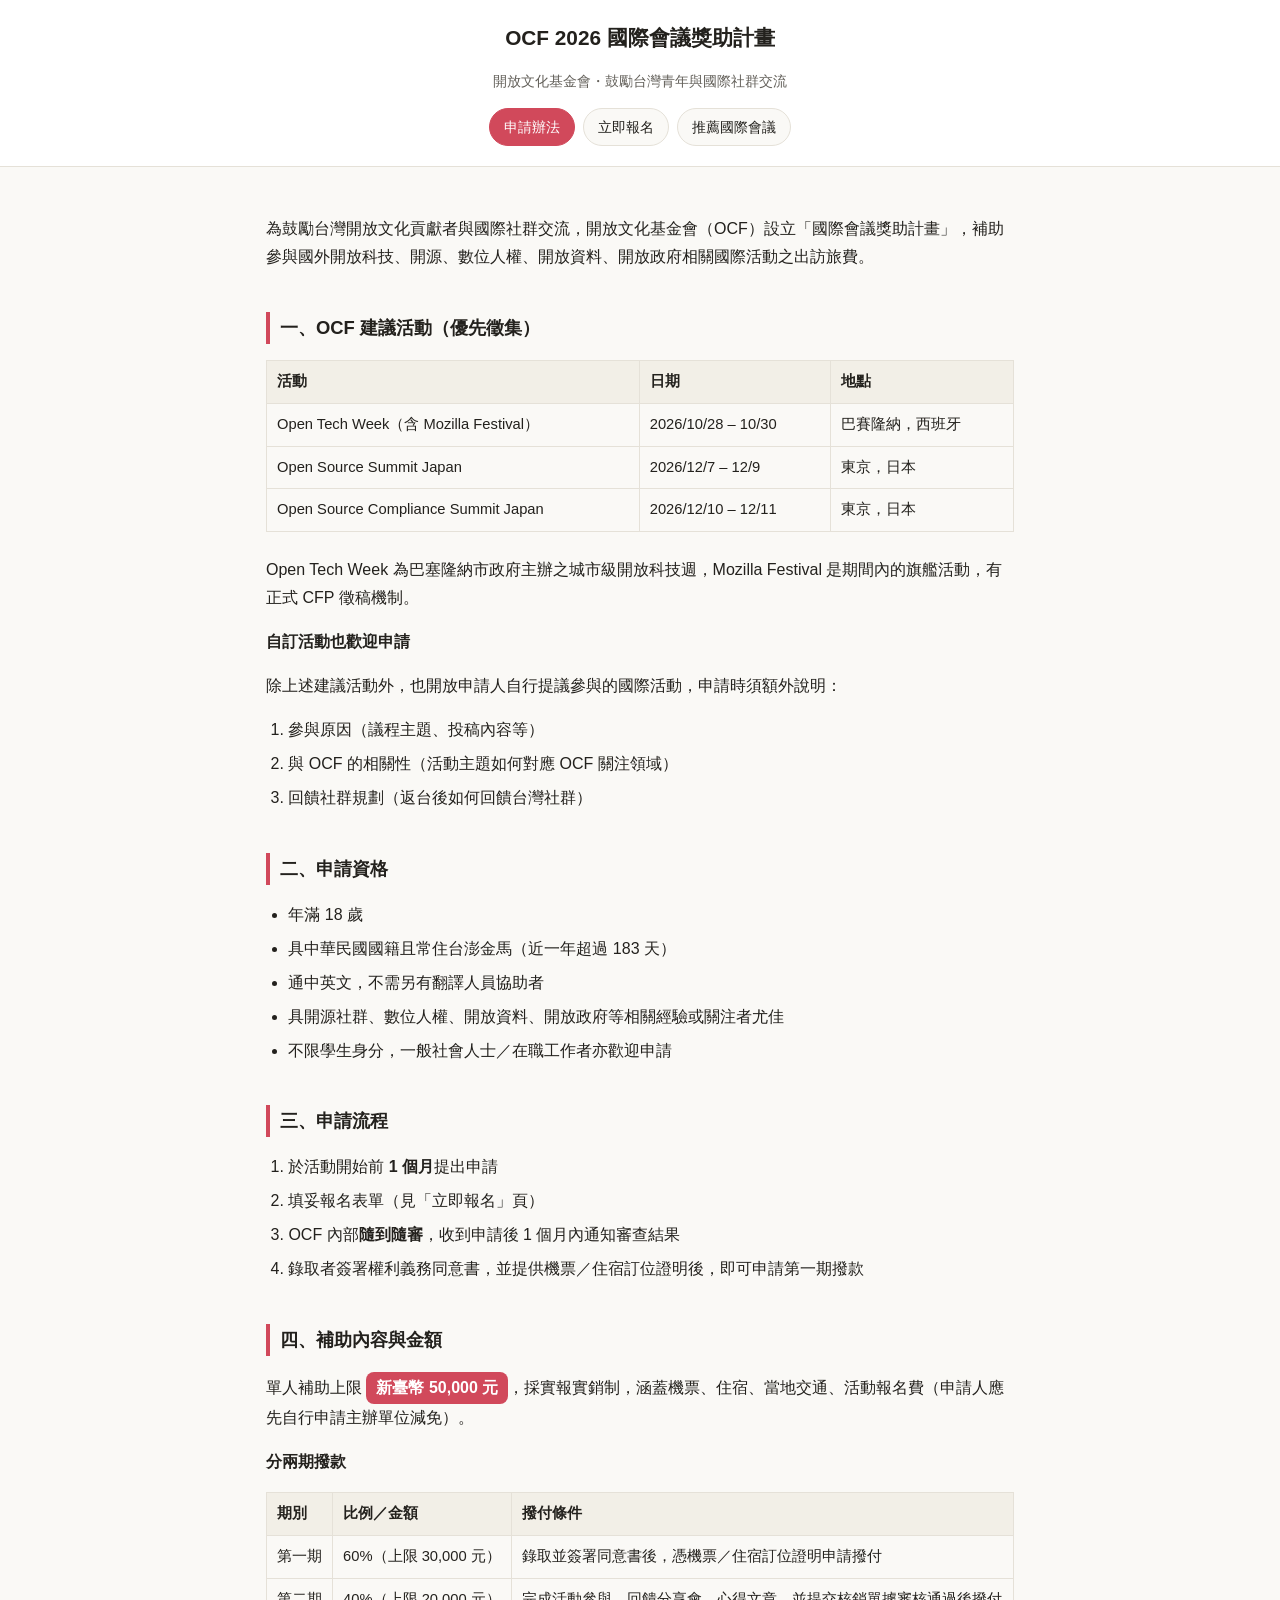
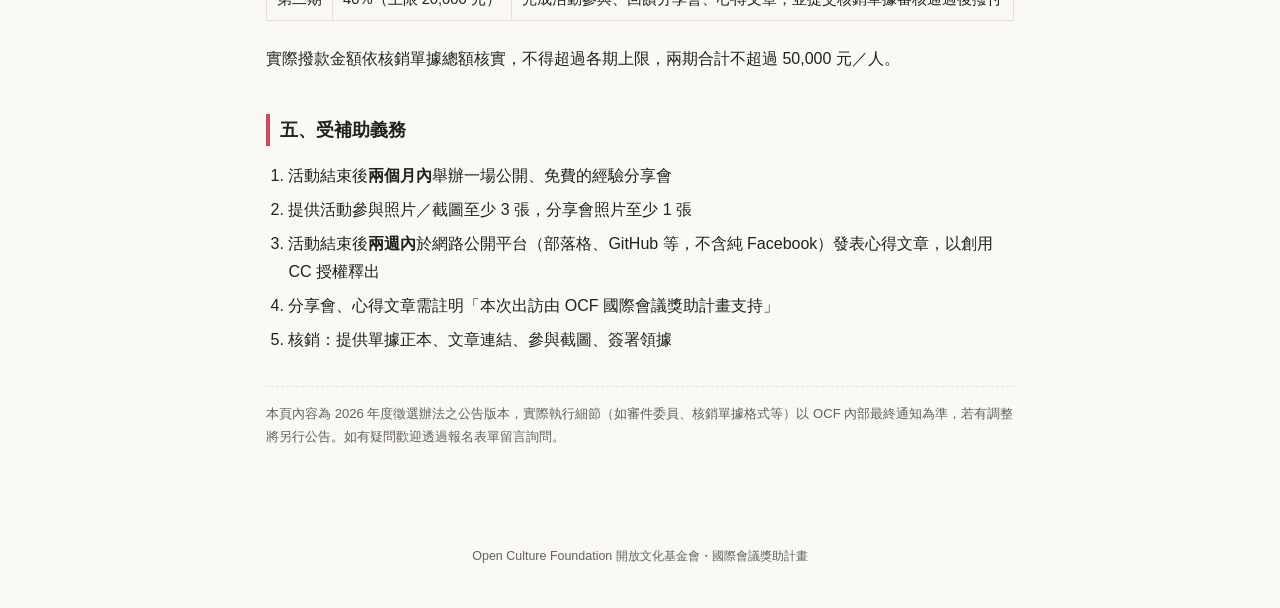
<file: index.html>
<!doctype html>
<html lang="zh-Hant">
<head>
<meta charset="utf-8" />
<meta name="viewport" content="width=device-width, initial-scale=1" />
<title>OCF 2026 國際會議獎助計畫</title>
<link rel="stylesheet" href="style.css" />
</head>
<body>
  <header class="site-header">
    <h1>OCF 2026 國際會議獎助計畫</h1>
    <p class="tagline">開放文化基金會・鼓勵台灣青年與國際社群交流</p>
    <nav class="site-nav">
      <a href="index.html" class="active">申請辦法</a>
      <a href="apply.html">立即報名</a>
      <a href="recommend.html">推薦國際會議</a>
    </nav>
  </header>

  <main class="rules">
    <p>為鼓勵台灣開放文化貢獻者與國際社群交流，開放文化基金會（OCF）設立「國際會議獎助計畫」，補助參與國外開放科技、開源、數位人權、開放資料、開放政府相關國際活動之出訪旅費。</p>

    <h2>一、OCF 建議活動（優先徵集）</h2>
    <table class="event-table">
      <thead><tr><th>活動</th><th>日期</th><th>地點</th></tr></thead>
      <tbody>
        <tr><td>Open Tech Week（含 Mozilla Festival）</td><td>2026/10/28 – 10/30</td><td>巴賽隆納，西班牙</td></tr>
        <tr><td>Open Source Summit Japan</td><td>2026/12/7 – 12/9</td><td>東京，日本</td></tr>
        <tr><td>Open Source Compliance Summit Japan</td><td>2026/12/10 – 12/11</td><td>東京，日本</td></tr>
      </tbody>
    </table>
    <p>Open Tech Week 為巴塞隆納市政府主辦之城市級開放科技週，Mozilla Festival 是期間內的旗艦活動，有正式 CFP 徵稿機制。</p>

    <h3>自訂活動也歡迎申請</h3>
    <p>除上述建議活動外，也開放申請人自行提議參與的國際活動，申請時須額外說明：</p>
    <ol>
      <li>參與原因（議程主題、投稿內容等）</li>
      <li>與 OCF 的相關性（活動主題如何對應 OCF 關注領域）</li>
      <li>回饋社群規劃（返台後如何回饋台灣社群）</li>
    </ol>

    <h2>二、申請資格</h2>
    <ul>
      <li>年滿 18 歲</li>
      <li>具中華民國國籍且常住台澎金馬（近一年超過 183 天）</li>
      <li>通中英文，不需另有翻譯人員協助者</li>
      <li>具開源社群、數位人權、開放資料、開放政府等相關經驗或關注者尤佳</li>
      <li>不限學生身分，一般社會人士／在職工作者亦歡迎申請</li>
    </ul>

    <h2>三、申請流程</h2>
    <ol>
      <li>於活動開始前 <strong>1 個月</strong>提出申請</li>
      <li>填妥報名表單（見「立即報名」頁）</li>
      <li>OCF 內部<strong>隨到隨審</strong>，收到申請後 1 個月內通知審查結果</li>
      <li>錄取者簽署權利義務同意書，並提供機票／住宿訂位證明後，即可申請第一期撥款</li>
    </ol>

    <h2>四、補助內容與金額</h2>
    <p>單人補助上限 <span class="amount-highlight">新臺幣 50,000 元</span>，採實報實銷制，涵蓋機票、住宿、當地交通、活動報名費（申請人應先自行申請主辦單位減免）。</p>

    <h3>分兩期撥款</h3>
    <table class="event-table">
      <thead><tr><th>期別</th><th>比例／金額</th><th>撥付條件</th></tr></thead>
      <tbody>
        <tr><td>第一期</td><td>60%（上限 30,000 元）</td><td>錄取並簽署同意書後，憑機票／住宿訂位證明申請撥付</td></tr>
        <tr><td>第二期</td><td>40%（上限 20,000 元）</td><td>完成活動參與、回饋分享會、心得文章，並提交核銷單據審核通過後撥付</td></tr>
      </tbody>
    </table>
    <p>實際撥款金額依核銷單據總額核實，不得超過各期上限，兩期合計不超過 50,000 元／人。</p>

    <h2>五、受補助義務</h2>
    <ol>
      <li>活動結束後<strong>兩個月內</strong>舉辦一場公開、免費的經驗分享會</li>
      <li>提供活動參與照片／截圖至少 3 張，分享會照片至少 1 張</li>
      <li>活動結束後<strong>兩週內</strong>於網路公開平台（部落格、GitHub 等，不含純 Facebook）發表心得文章，以創用 CC 授權釋出</li>
      <li>分享會、心得文章需註明「本次出訪由 OCF 國際會議獎助計畫支持」</li>
      <li>核銷：提供單據正本、文章連結、參與截圖、簽署領據</li>
    </ol>

    <p class="disclaimer">本頁內容為 2026 年度徵選辦法之公告版本，實際執行細節（如審件委員、核銷單據格式等）以 OCF 內部最終通知為準，若有調整將另行公告。如有疑問歡迎透過報名表單留言詢問。</p>
  </main>

  <footer class="site-footer">
    Open Culture Foundation 開放文化基金會・國際會議獎助計畫
  </footer>
</body>
</html>
</file>
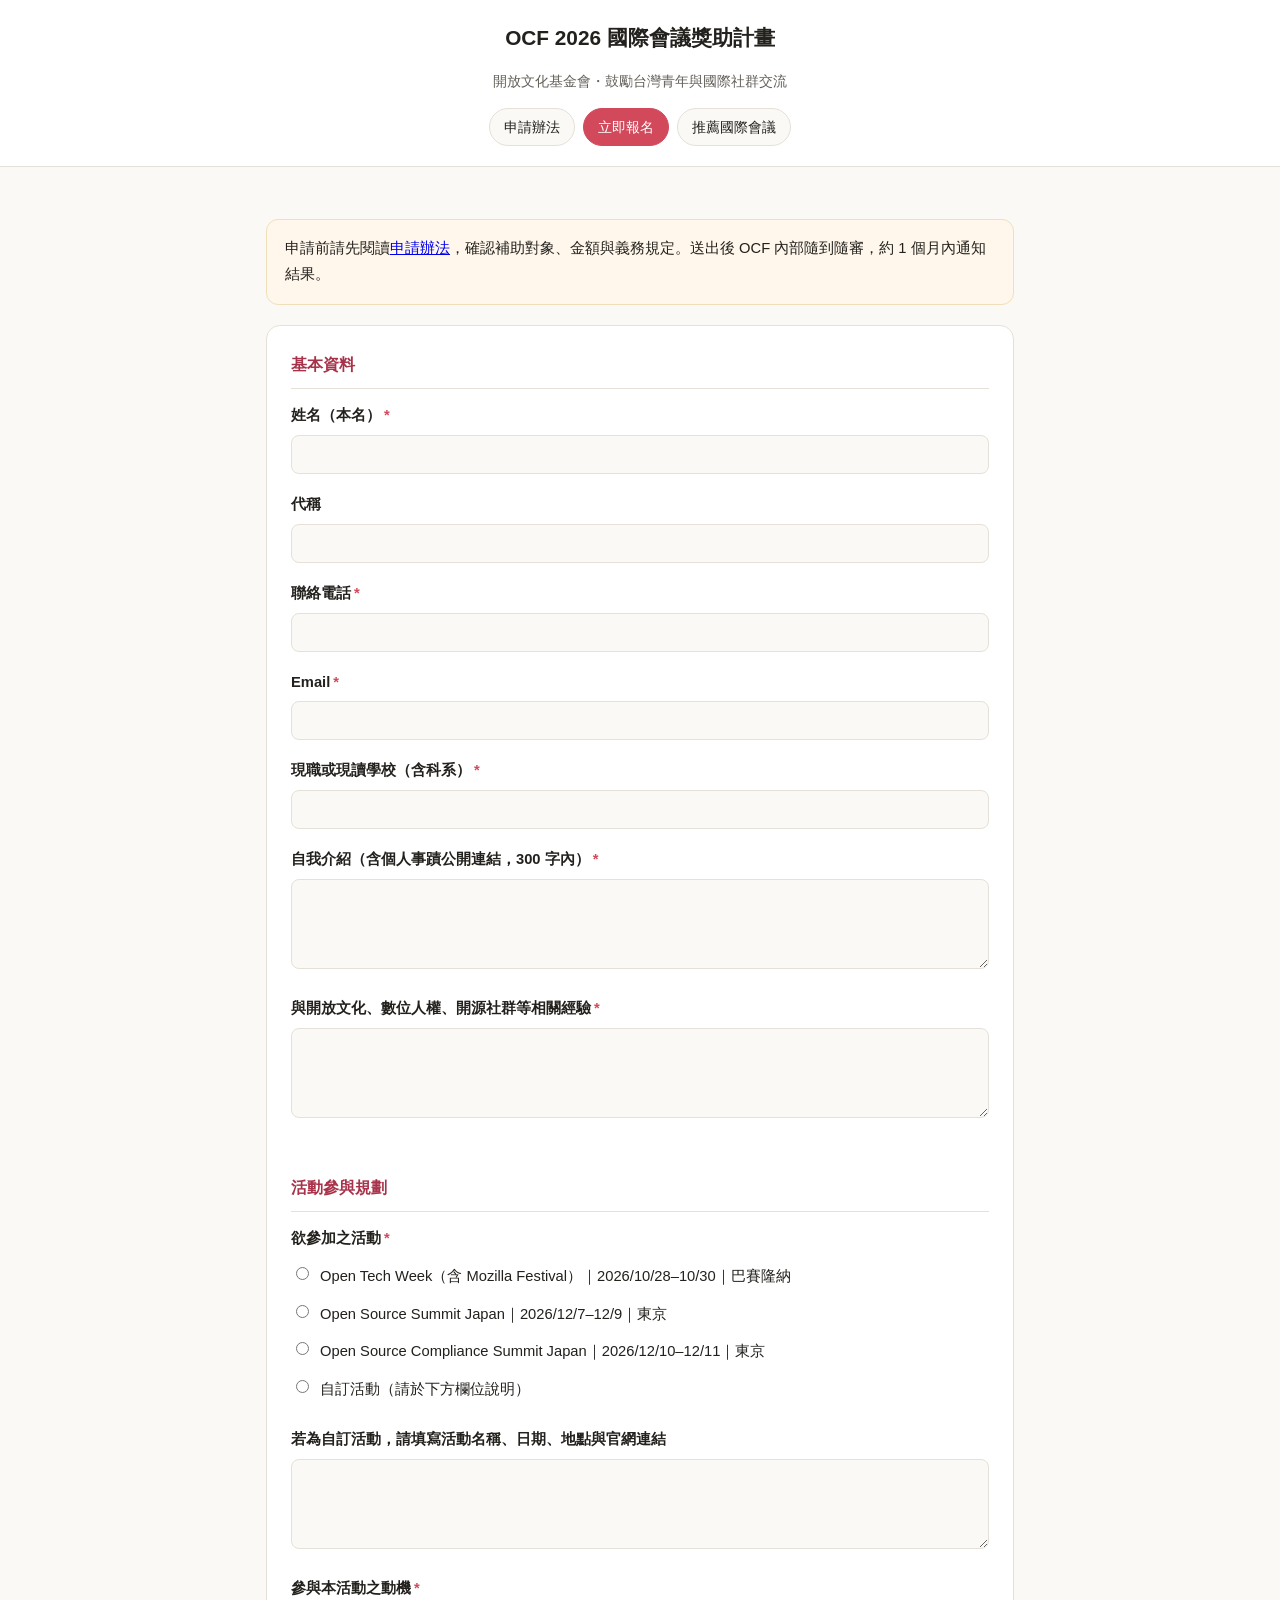
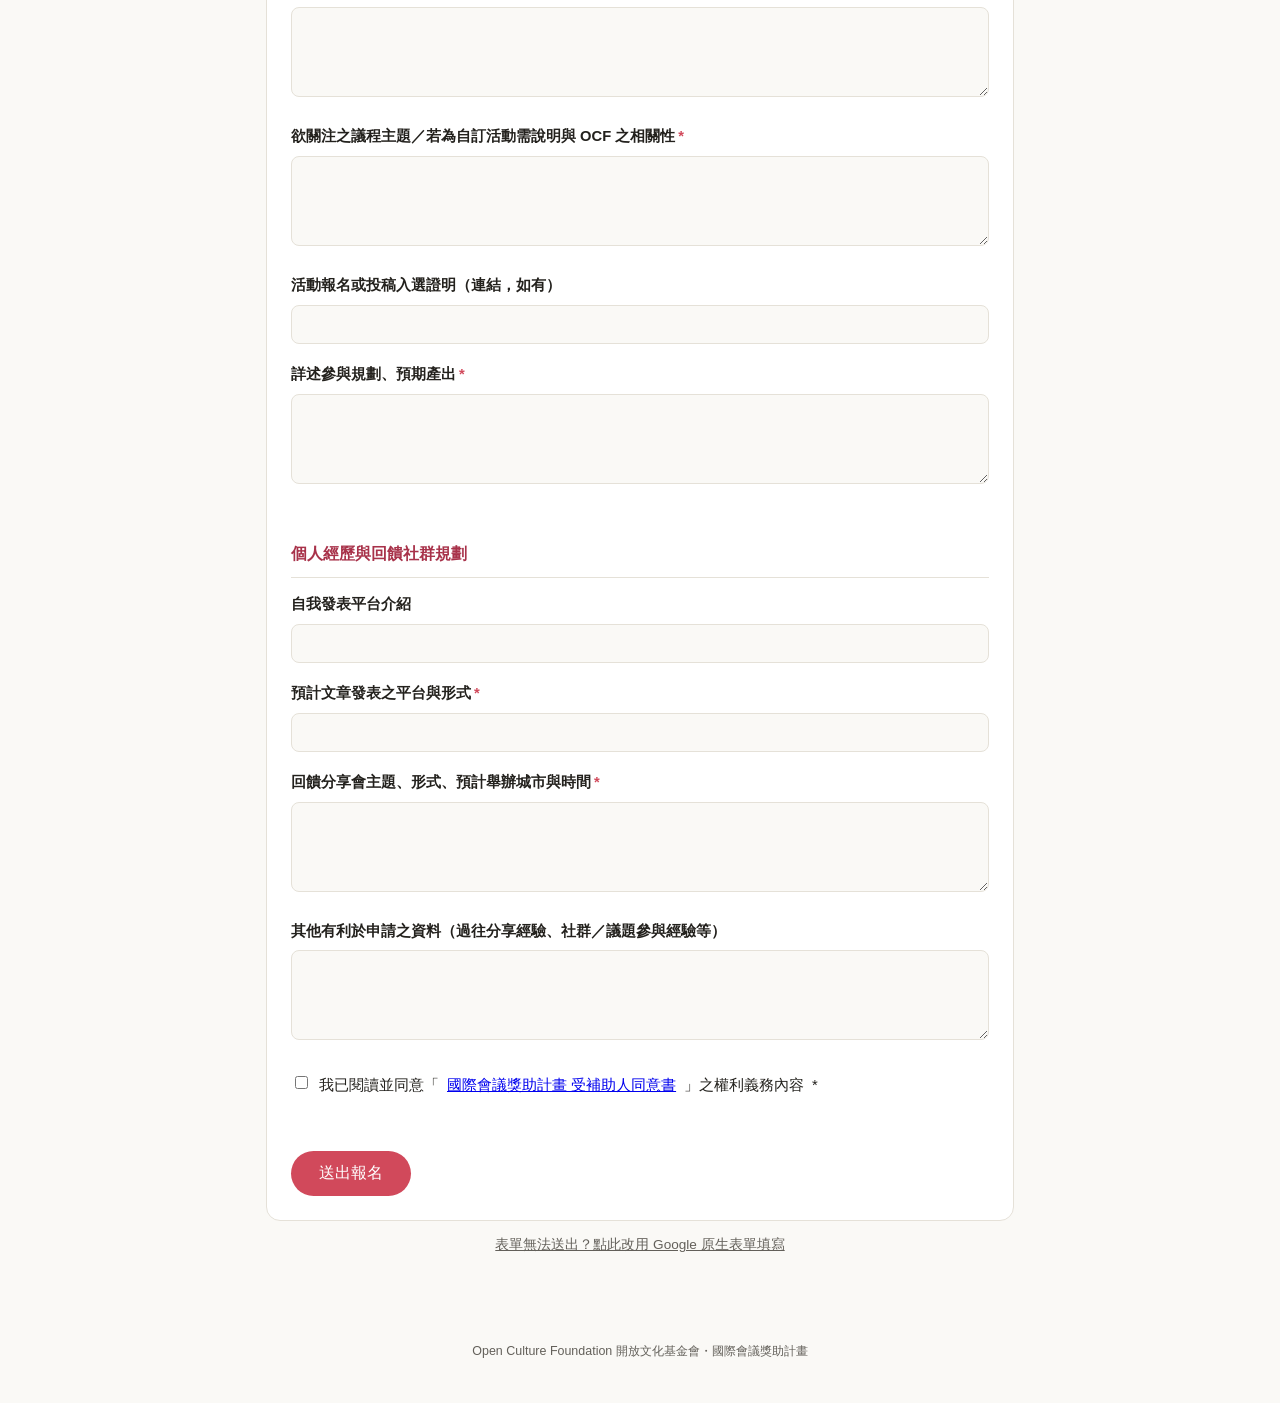
<file: apply.html>
<!doctype html>
<html lang="zh-Hant">
<head>
<meta charset="utf-8" />
<meta name="viewport" content="width=device-width, initial-scale=1" />
<title>立即報名 - OCF 2026 國際會議獎助計畫</title>
<link rel="stylesheet" href="style.css" />
</head>
<body>
  <header class="site-header">
    <h1>OCF 2026 國際會議獎助計畫</h1>
    <p class="tagline">開放文化基金會・鼓勵台灣青年與國際社群交流</p>
    <nav class="site-nav">
      <a href="index.html">申請辦法</a>
      <a href="apply.html" class="active">立即報名</a>
      <a href="recommend.html">推薦國際會議</a>
    </nav>
  </header>

  <main>
    <div class="info-box">
      申請前請先閱讀<a href="index.html">申請辦法</a>，確認補助對象、金額與義務規定。送出後 OCF 內部隨到隨審，約 1 個月內通知結果。
    </div>

    <div class="success-box" id="successBox">
      ✅ 報名已送出！我們會在 1 個月內以你留下的 Email 或電話與你聯繫審查結果。
    </div>

    <form class="gform" id="applyForm"
          action="https://docs.google.com/forms/d/e/1FAIpQLSc6ydgFsPeFnLz5eJW5cfYaTpsfT1dDJ9zeste_H7eUH8HZug/formResponse"
          method="POST">
      <input type="hidden" name="pageHistory" value="0,1,2,3" />

      <fieldset>
        <legend>基本資料</legend>

        <div class="field">
          <label class="field-label" for="f_name">姓名（本名）<span class="required">*</span></label>
          <input type="text" id="f_name" name="entry.1244783681" required />
        </div>

        <div class="field">
          <label class="field-label" for="f_alias">代稱</label>
          <input type="text" id="f_alias" name="entry.1571317368" />
        </div>

        <div class="field">
          <label class="field-label" for="f_phone">聯絡電話<span class="required">*</span></label>
          <input type="text" id="f_phone" name="entry.69925494" required />
        </div>

        <div class="field">
          <label class="field-label" for="f_email">Email<span class="required">*</span></label>
          <input type="email" id="f_email" name="entry.1588659689" required />
        </div>

        <div class="field">
          <label class="field-label" for="f_job">現職或現讀學校（含科系）<span class="required">*</span></label>
          <input type="text" id="f_job" name="entry.179868925" required />
        </div>

        <div class="field">
          <label class="field-label" for="f_intro">自我介紹（含個人事蹟公開連結，300 字內）<span class="required">*</span></label>
          <textarea id="f_intro" name="entry.780715506" required></textarea>
        </div>

        <div class="field">
          <label class="field-label" for="f_experience">與開放文化、數位人權、開源社群等相關經驗<span class="required">*</span></label>
          <textarea id="f_experience" name="entry.1605993111" required></textarea>
        </div>
      </fieldset>

      <fieldset>
        <legend>活動參與規劃</legend>

        <div class="field">
          <label class="field-label">欲參加之活動<span class="required">*</span></label>
          <label class="choice-option">
            <input type="radio" name="entry.100267168" value="Open Tech Week（含 Mozilla Festival）｜2026/10/28–10/30｜巴賽隆納" required />
            Open Tech Week（含 Mozilla Festival）｜2026/10/28–10/30｜巴賽隆納
          </label>
          <label class="choice-option">
            <input type="radio" name="entry.100267168" value="Open Source Summit Japan｜2026/12/7–12/9｜東京" />
            Open Source Summit Japan｜2026/12/7–12/9｜東京
          </label>
          <label class="choice-option">
            <input type="radio" name="entry.100267168" value="Open Source Compliance Summit Japan｜2026/12/10–12/11｜東京" />
            Open Source Compliance Summit Japan｜2026/12/10–12/11｜東京
          </label>
          <label class="choice-option">
            <input type="radio" name="entry.100267168" value="自訂活動（請於下方欄位說明）" />
            自訂活動（請於下方欄位說明）
          </label>
        </div>

        <div class="field">
          <label class="field-label" for="f_custom">若為自訂活動，請填寫活動名稱、日期、地點與官網連結</label>
          <textarea id="f_custom" name="entry.1376858851"></textarea>
        </div>

        <div class="field">
          <label class="field-label" for="f_motivation">參與本活動之動機<span class="required">*</span></label>
          <textarea id="f_motivation" name="entry.228256236" required></textarea>
        </div>

        <div class="field">
          <label class="field-label" for="f_topic">欲關注之議程主題／若為自訂活動需說明與 OCF 之相關性<span class="required">*</span></label>
          <textarea id="f_topic" name="entry.153954182" required></textarea>
        </div>

        <div class="field">
          <label class="field-label" for="f_proof">活動報名或投稿入選證明（連結，如有）</label>
          <input type="text" id="f_proof" name="entry.17527471" />
        </div>

        <div class="field">
          <label class="field-label" for="f_plan">詳述參與規劃、預期產出<span class="required">*</span></label>
          <textarea id="f_plan" name="entry.1354289025" required></textarea>
        </div>
      </fieldset>

      <fieldset>
        <legend>個人經歷與回饋社群規劃</legend>

        <div class="field">
          <label class="field-label" for="f_platform">自我發表平台介紹</label>
          <input type="text" id="f_platform" name="entry.2021462057" />
        </div>

        <div class="field">
          <label class="field-label" for="f_article">預計文章發表之平台與形式<span class="required">*</span></label>
          <input type="text" id="f_article" name="entry.641122039" required />
        </div>

        <div class="field">
          <label class="field-label" for="f_sharesession">回饋分享會主題、形式、預計舉辦城市與時間<span class="required">*</span></label>
          <textarea id="f_sharesession" name="entry.1100661314" required></textarea>
        </div>

        <div class="field">
          <label class="field-label" for="f_other">其他有利於申請之資料（過往分享經驗、社群／議題參與經驗等）</label>
          <textarea id="f_other" name="entry.1574058747"></textarea>
        </div>

        <div class="field">
          <label class="choice-option">
            <input type="checkbox" name="entry.711208944" value="是，我已閱讀並同意" required />
            我已閱讀並同意「<a href="index.html" target="_blank">國際會議獎助計畫 受補助人同意書</a>」之權利義務內容<span class="required">*</span>
          </label>
        </div>
      </fieldset>

      <div class="submit-row">
        <button type="submit">送出報名</button>
        <span class="submit-status"></span>
      </div>
    </form>

    <a class="fallback-link" href="https://docs.google.com/forms/d/e/1FAIpQLSc6ydgFsPeFnLz5eJW5cfYaTpsfT1dDJ9zeste_H7eUH8HZug/viewform" target="_blank" rel="noopener">表單無法送出？點此改用 Google 原生表單填寫</a>
  </main>

  <footer class="site-footer">
    Open Culture Foundation 開放文化基金會・國際會議獎助計畫
  </footer>

  <script src="gform-submit.js"></script>
  <script>
    initGformSubmit(document.getElementById('applyForm'), document.getElementById('successBox'));
  </script>
</body>
</html>
</file>
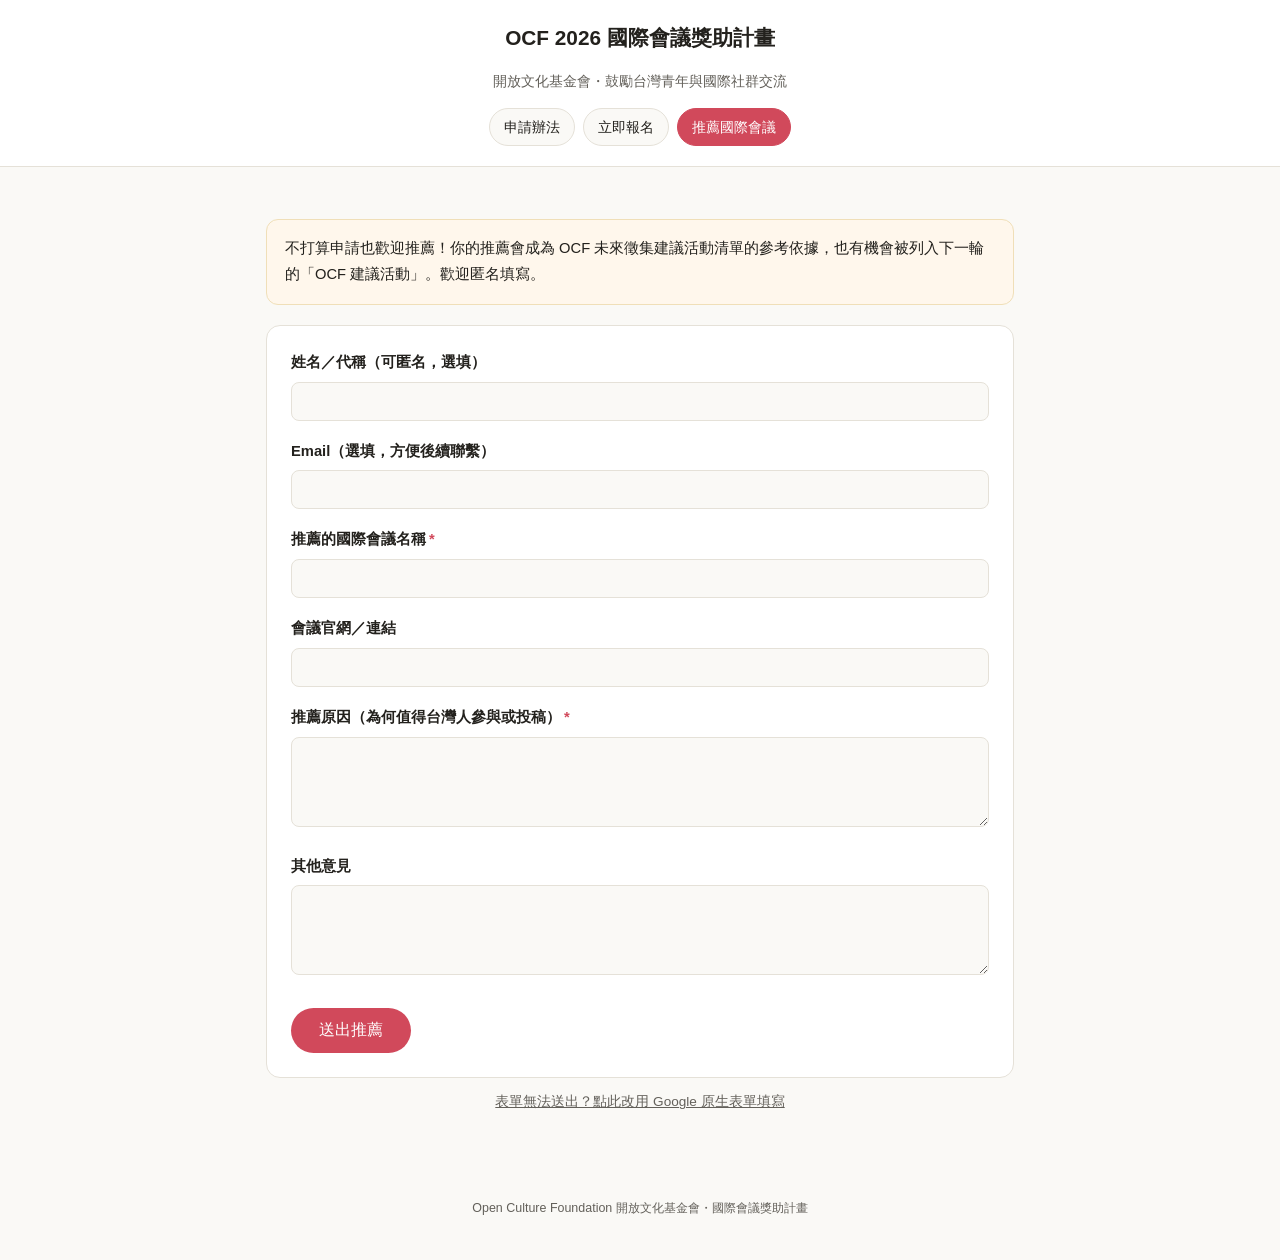
<file: recommend.html>
<!doctype html>
<html lang="zh-Hant">
<head>
<meta charset="utf-8" />
<meta name="viewport" content="width=device-width, initial-scale=1" />
<title>推薦國際會議 - OCF 2026 國際會議獎助計畫</title>
<link rel="stylesheet" href="style.css" />
</head>
<body>
  <header class="site-header">
    <h1>OCF 2026 國際會議獎助計畫</h1>
    <p class="tagline">開放文化基金會・鼓勵台灣青年與國際社群交流</p>
    <nav class="site-nav">
      <a href="index.html">申請辦法</a>
      <a href="apply.html">立即報名</a>
      <a href="recommend.html" class="active">推薦國際會議</a>
    </nav>
  </header>

  <main>
    <div class="info-box">
      不打算申請也歡迎推薦！你的推薦會成為 OCF 未來徵集建議活動清單的參考依據，也有機會被列入下一輪的「OCF 建議活動」。歡迎匿名填寫。
    </div>

    <div class="success-box" id="successBox">
      ✅ 推薦已送出，謝謝你！
    </div>

    <form class="gform" id="recommendForm"
          action="https://docs.google.com/forms/d/e/1FAIpQLSdbWfz94htfBdpjD4xFj7qjgUktakUI-5o53M2vAHvJV613bg/formResponse"
          method="POST">

      <div class="field">
        <label class="field-label" for="r_name">姓名／代稱（可匿名，選填）</label>
        <input type="text" id="r_name" name="entry.959588238" />
      </div>

      <div class="field">
        <label class="field-label" for="r_email">Email（選填，方便後續聯繫）</label>
        <input type="email" id="r_email" name="entry.2046633896" />
      </div>

      <div class="field">
        <label class="field-label" for="r_conf">推薦的國際會議名稱<span class="required">*</span></label>
        <input type="text" id="r_conf" name="entry.1651884532" required />
      </div>

      <div class="field">
        <label class="field-label" for="r_link">會議官網／連結</label>
        <input type="url" id="r_link" name="entry.1207445016" />
      </div>

      <div class="field">
        <label class="field-label" for="r_reason">推薦原因（為何值得台灣人參與或投稿）<span class="required">*</span></label>
        <textarea id="r_reason" name="entry.121767037" required></textarea>
      </div>

      <div class="field">
        <label class="field-label" for="r_other">其他意見</label>
        <textarea id="r_other" name="entry.192502322"></textarea>
      </div>

      <div class="submit-row">
        <button type="submit">送出推薦</button>
        <span class="submit-status"></span>
      </div>
    </form>

    <a class="fallback-link" href="https://docs.google.com/forms/d/e/1FAIpQLSdbWfz94htfBdpjD4xFj7qjgUktakUI-5o53M2vAHvJV613bg/viewform" target="_blank" rel="noopener">表單無法送出？點此改用 Google 原生表單填寫</a>
  </main>

  <footer class="site-footer">
    Open Culture Foundation 開放文化基金會・國際會議獎助計畫
  </footer>

  <script src="gform-submit.js"></script>
  <script>
    initGformSubmit(document.getElementById('recommendForm'), document.getElementById('successBox'));
  </script>
</body>
</html>
</file>
<file: style.css>
:root {
  --bg: #faf9f6;
  --card-bg: #ffffff;
  --text: #23211d;
  --text-muted: #63605a;
  --accent: #d1495b;
  --accent-dark: #a8324a;
  --border: #e5e1d8;
  --max-width: 780px;
}

* {
  box-sizing: border-box;
}

body {
  margin: 0;
  background: var(--bg);
  color: var(--text);
  font-family: "Noto Sans TC", "PingFang TC", "Microsoft JhengHei", -apple-system, sans-serif;
  line-height: 1.75;
}

header.site-header {
  border-bottom: 1px solid var(--border);
  background: var(--card-bg);
  padding: 20px 16px;
  text-align: center;
}

header.site-header h1 {
  margin: 0 0 4px;
  font-size: 1.3rem;
}

header.site-header .tagline {
  color: var(--text-muted);
  font-size: 0.85rem;
}

nav.site-nav {
  display: flex;
  justify-content: center;
  gap: 8px;
  flex-wrap: wrap;
  margin-top: 14px;
}

nav.site-nav a {
  padding: 6px 14px;
  border-radius: 999px;
  border: 1px solid var(--border);
  color: var(--text);
  text-decoration: none;
  font-size: 0.88rem;
  background: var(--bg);
}

nav.site-nav a.active,
nav.site-nav a:hover {
  background: var(--accent);
  border-color: var(--accent);
  color: #fff;
}

main {
  max-width: var(--max-width);
  margin: 0 auto;
  padding: 32px 16px 64px;
}

.hero {
  text-align: center;
  padding: 24px 0 8px;
}

.hero h2 {
  font-size: 1.6rem;
  margin-bottom: 8px;
}

.hero p {
  color: var(--text-muted);
}

.card-grid {
  display: grid;
  grid-template-columns: repeat(auto-fit, minmax(200px, 1fr));
  gap: 16px;
  margin-top: 28px;
}

.card {
  background: var(--card-bg);
  border: 1px solid var(--border);
  border-radius: 14px;
  padding: 20px;
  text-decoration: none;
  color: var(--text);
  transition: transform 0.15s ease, box-shadow 0.15s ease;
}

.card:hover {
  transform: translateY(-2px);
  box-shadow: 0 8px 20px rgba(0, 0, 0, 0.06);
}

.card .emoji {
  font-size: 1.6rem;
}

.card h3 {
  margin: 8px 0 4px;
  font-size: 1.05rem;
}

.card p {
  margin: 0;
  color: var(--text-muted);
  font-size: 0.88rem;
}

.info-box {
  background: #fff7ec;
  border: 1px solid #f0dfb8;
  border-radius: 12px;
  padding: 16px 18px;
  margin: 20px 0;
  font-size: 0.92rem;
}

.event-table {
  width: 100%;
  border-collapse: collapse;
  margin: 16px 0 24px;
  font-size: 0.92rem;
}

.event-table th,
.event-table td {
  border: 1px solid var(--border);
  padding: 8px 10px;
  text-align: left;
}

.event-table th {
  background: #f2efe7;
}

.rules h2 {
  margin-top: 2.2em;
  border-left: 4px solid var(--accent);
  padding-left: 10px;
  font-size: 1.15rem;
}

.rules h3 {
  font-size: 1rem;
  color: var(--text);
}

.rules ul,
.rules ol {
  padding-left: 1.4em;
}

.rules li {
  margin-bottom: 6px;
}

.amount-highlight {
  display: inline-block;
  background: var(--accent);
  color: #fff;
  border-radius: 8px;
  padding: 2px 10px;
  font-weight: bold;
}

.disclaimer {
  margin-top: 32px;
  padding-top: 16px;
  border-top: 1px dashed var(--border);
  color: var(--text-muted);
  font-size: 0.82rem;
}

.form-embed-wrap iframe {
  width: 100%;
  min-height: 1400px;
  border: none;
  border-radius: 12px;
  background: #fff;
}

.fallback-link {
  display: block;
  text-align: center;
  margin-top: 12px;
  font-size: 0.85rem;
  color: var(--text-muted);
}

/* 原生表單樣式 */
.gform {
  background: var(--card-bg);
  border: 1px solid var(--border);
  border-radius: 14px;
  padding: 24px;
}

.gform fieldset {
  border: none;
  padding: 0;
  margin: 0 0 28px;
}

.gform fieldset legend {
  font-weight: bold;
  font-size: 1.02rem;
  color: var(--accent-dark);
  padding: 0 0 10px;
  border-bottom: 1px solid var(--border);
  width: 100%;
  margin-bottom: 14px;
}

.gform .field {
  margin-bottom: 18px;
}

.gform label.field-label {
  display: block;
  font-weight: 600;
  margin-bottom: 6px;
  font-size: 0.92rem;
}

.gform label.field-label .required {
  color: var(--accent);
  margin-left: 3px;
}

.gform input[type="text"],
.gform input[type="email"],
.gform input[type="url"],
.gform textarea {
  width: 100%;
  padding: 10px 12px;
  border: 1px solid var(--border);
  border-radius: 8px;
  font-family: inherit;
  font-size: 0.95rem;
  background: var(--bg);
  color: var(--text);
}

.gform input:focus,
.gform textarea:focus {
  outline: 2px solid var(--accent);
  outline-offset: 1px;
}

.gform textarea {
  min-height: 90px;
  resize: vertical;
}

.gform .choice-option {
  display: flex;
  align-items: flex-start;
  gap: 8px;
  padding: 6px 0;
  font-size: 0.92rem;
  cursor: pointer;
}

.gform .choice-option input {
  margin-top: 3px;
}

.gform .submit-row {
  display: flex;
  align-items: center;
  gap: 14px;
  margin-top: 24px;
}

.gform button[type="submit"] {
  background: var(--accent);
  color: #fff;
  border: none;
  border-radius: 999px;
  padding: 12px 28px;
  font-size: 0.98rem;
  cursor: pointer;
}

.gform button[type="submit"]:hover {
  background: var(--accent-dark);
}

.gform button[type="submit"]:disabled {
  opacity: 0.6;
  cursor: not-allowed;
}

.submit-status {
  font-size: 0.88rem;
  color: var(--text-muted);
}

.success-box {
  display: none;
  background: #eef7ee;
  border: 1px solid #b9dab9;
  border-radius: 12px;
  padding: 20px;
  text-align: center;
  font-size: 0.95rem;
}

.success-box.show {
  display: block;
}

.gform.hide-after-submit {
  display: none;
}

footer.site-footer {
  text-align: center;
  color: var(--text-muted);
  font-size: 0.78rem;
  padding: 20px 16px 40px;
}
</file>
